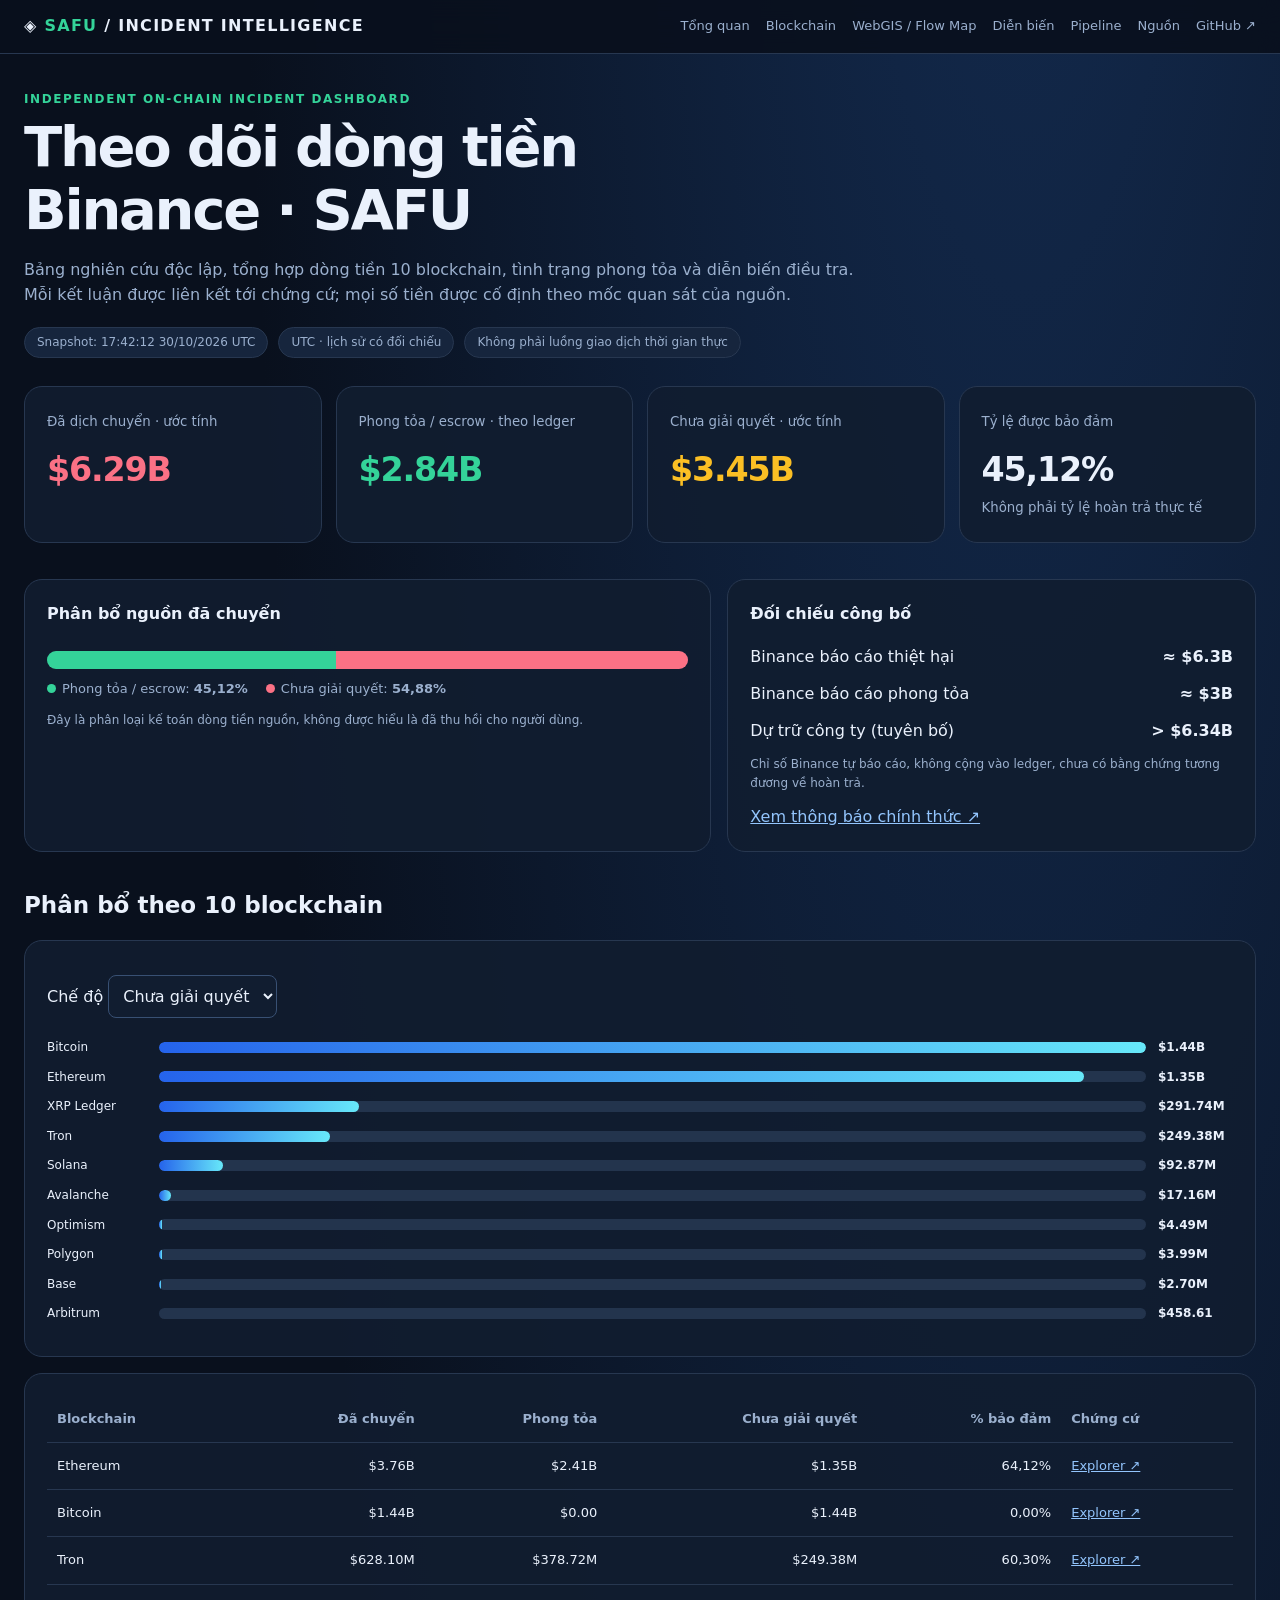
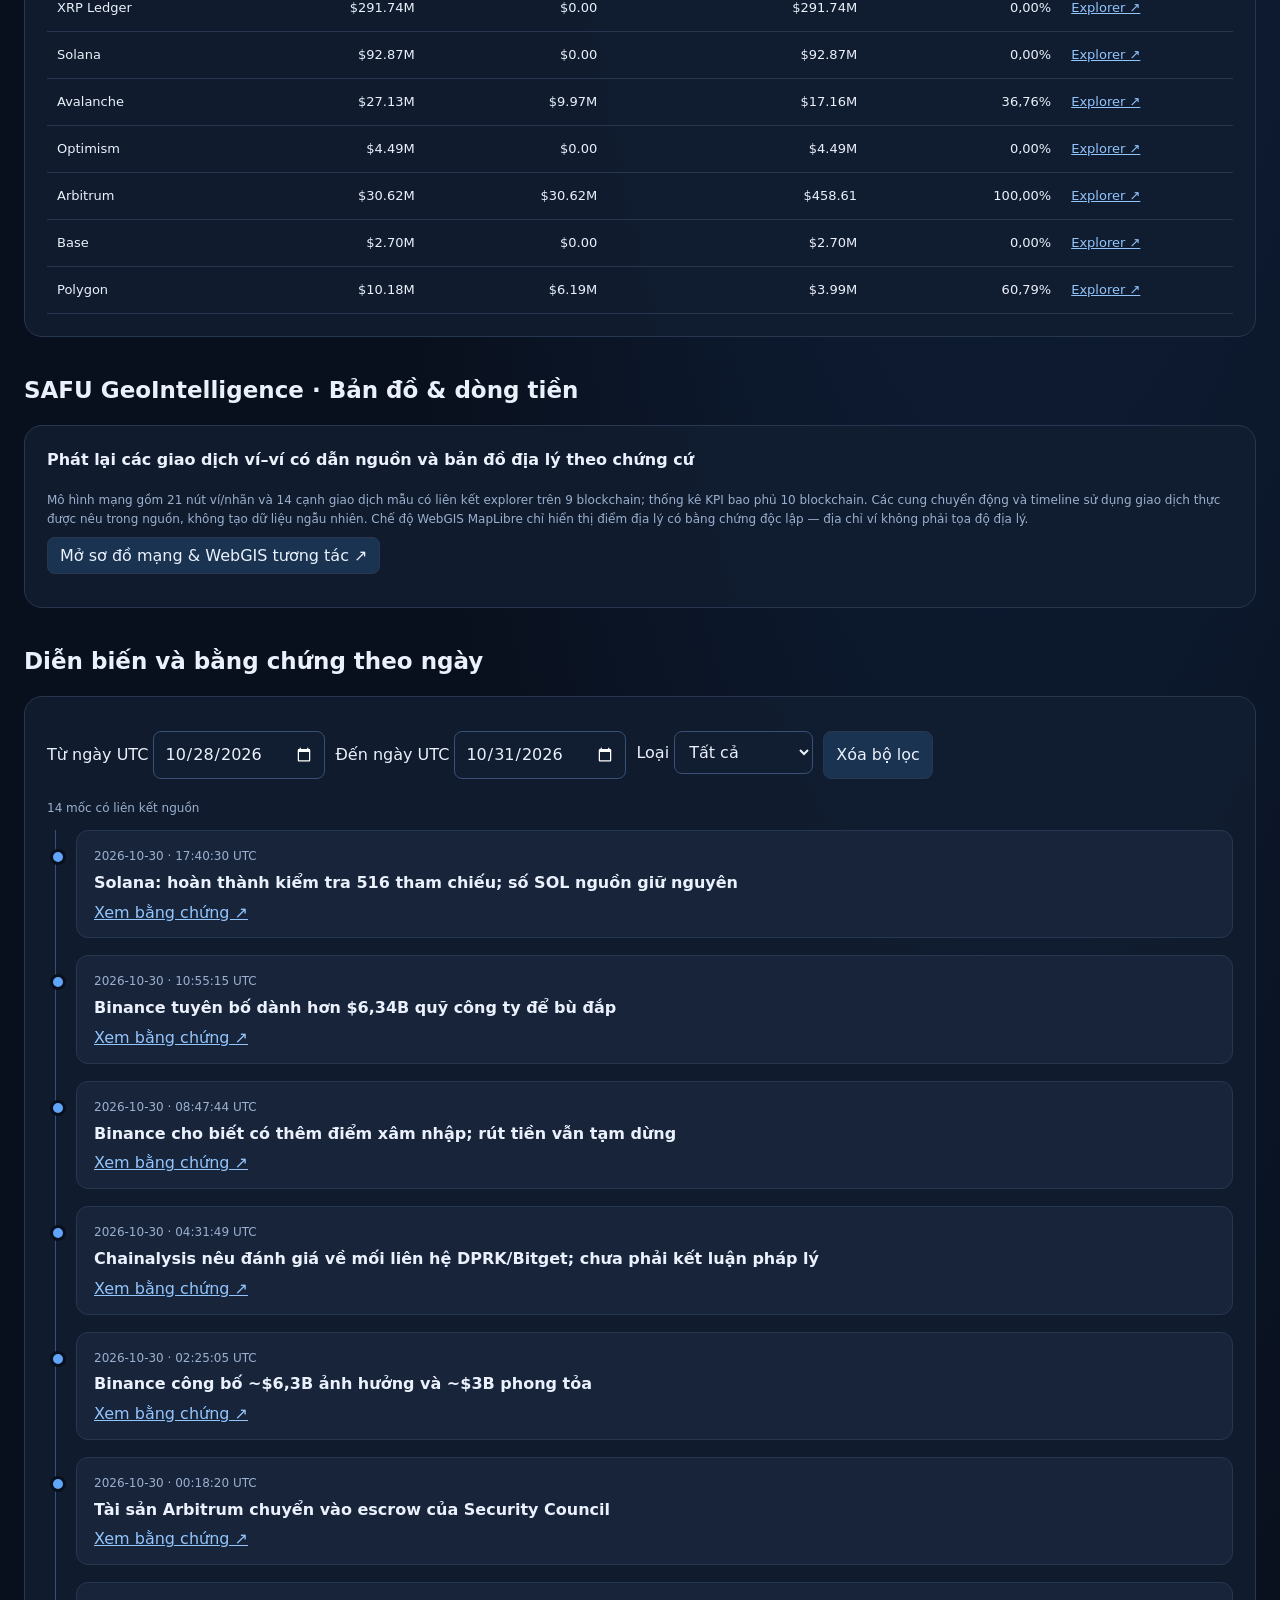
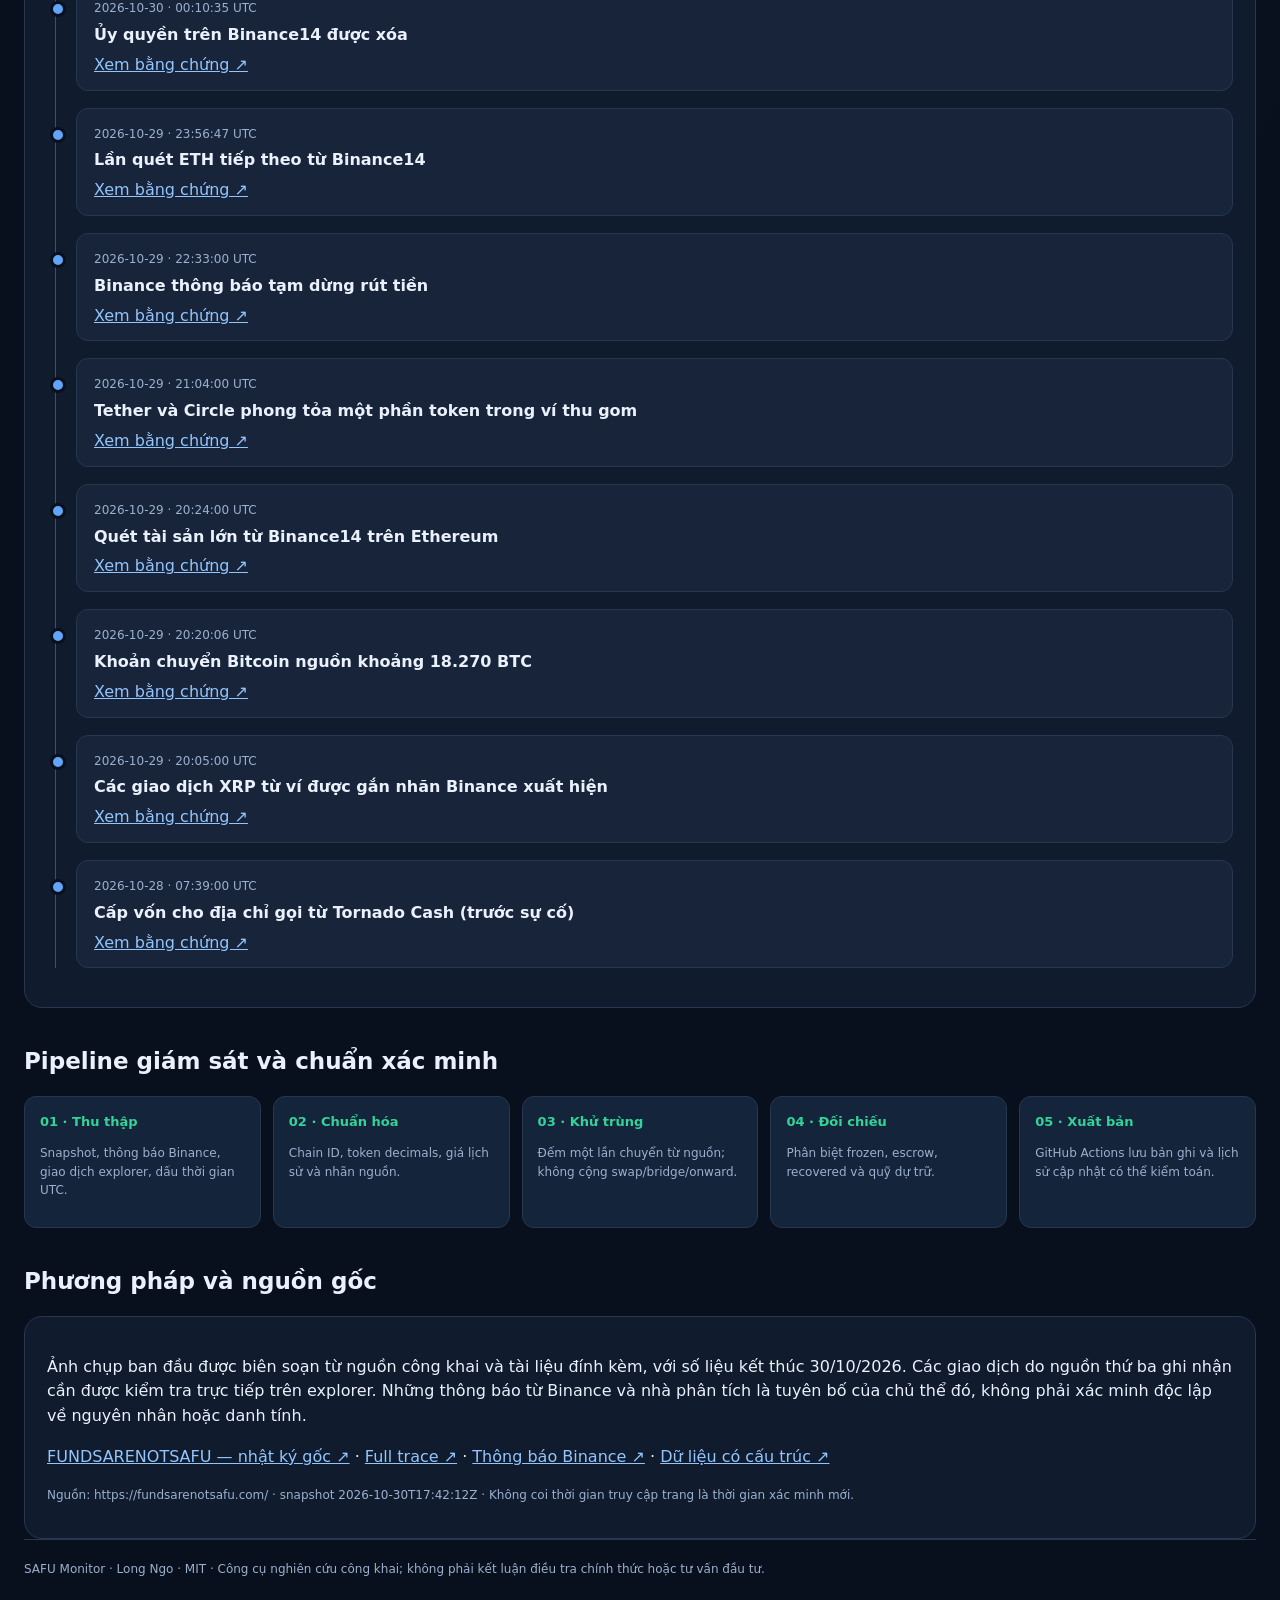
<file: index.html>
<!doctype html>
<html lang="vi" data-theme="dark"><head><meta charset="utf-8"><meta name="viewport" content="width=device-width, initial-scale=1"><title>SAFU Monitor · Điều tra dòng tiền Binance</title><meta name="description" content="Theo dõi diễn biến sự cố Binance 2026, chỉ số KPI, dòng tiền và nguồn xác minh."><style>
:root{color-scheme:dark;--bg:#09101d;--surface:#111d30;--line:#273750;--text:#eaf1fc;--muted:#9bb0ce;--blue:#60a5fa;--amber:#fbbf24;--green:#34d399;--red:#fb7185}*{box-sizing:border-box}body{margin:0;background:radial-gradient(ellipse at 80% -20%,#142d53,transparent 55%),var(--bg);font-family:Inter,system-ui,'Segoe UI',sans-serif;color:var(--text);line-height:1.55}a{color:#93c5fd}button,select,input{font:inherit}header{position:sticky;top:0;z-index:3;background:#09101de9;border-bottom:1px solid var(--line);backdrop-filter:blur(12px)}.bar{max-width:1300px;margin:auto;padding:14px 24px;display:flex;justify-content:space-between;align-items:center;gap:16px;flex-wrap:wrap}.logo{font-weight:900;letter-spacing:.08em}.logo em{color:var(--green);font-style:normal}nav{display:flex;gap:16px;flex-wrap:wrap}nav a{text-decoration:none;font-size:13px;color:var(--muted)}main{max-width:1300px;margin:auto;padding:36px 24px 64px}h1{font-size:clamp(32px,5vw,56px);line-height:1.12;margin:8px 0 16px;letter-spacing:-.04em}.eyebrow{color:var(--green);font-weight:800;text-transform:uppercase;letter-spacing:.13em;font-size:12px}.sub{color:var(--muted);max-width:840px}.meta{display:flex;gap:10px;flex-wrap:wrap;margin:20px 0 28px}.tag{background:#16253d;border:1px solid var(--line);border-radius:100px;padding:5px 12px;font-size:12px;color:var(--muted)}.metrics{display:grid;grid-template-columns:repeat(4,minmax(0,1fr));gap:14px}.card,.panel{background:#111d30e9;border:1px solid var(--line);border-radius:18px;padding:22px}.card small{color:var(--muted)}.number{font-size:clamp(22px,2.6vw,38px);font-weight:850;letter-spacing:-.035em;font-variant-numeric:tabular-nums;margin-top:10px}.red{color:var(--red)}.green{color:var(--green)}.amber{color:var(--amber)}section{scroll-margin-top:85px;margin-top:36px}h2{font-size:23px;margin:0 0 16px}.layout{display:grid;grid-template-columns:1.3fr 1fr;gap:16px}.panel h3{margin:0 0 18px;font-size:16px}.progress{height:18px;border-radius:999px;display:flex;overflow:hidden;background:#25354d;margin:24px 0 10px}.progress>span{height:100%;display:block}.note{font-size:12px;color:var(--muted)}.legend{display:flex;gap:18px;flex-wrap:wrap;font-size:13px;color:var(--muted)}.dot{display:inline-block;width:9px;height:9px;border-radius:50%;margin-right:6px}.row{display:flex;justify-content:space-between;gap:20px;align-items:center;margin:12px 0}.row strong{font-variant-numeric:tabular-nums}.chartrow{display:grid;grid-template-columns:100px 1fr 75px;gap:12px;align-items:center;font-size:12px;margin:11px 0}.track{height:11px;border-radius:7px;background:#23344d;overflow:hidden}.fill{height:100%;border-radius:7px;background:linear-gradient(90deg,#2563eb,#67e8f9)}.wide{overflow-x:auto}table{border-collapse:collapse;width:100%;font-size:13px}th,td{padding:13px 10px;border-bottom:1px solid var(--line);text-align:left;white-space:nowrap}th{color:var(--muted)}td.num{text-align:right;font-variant-numeric:tabular-nums}th.num{text-align:right}select,input{background:var(--surface);color:var(--text);border:1px solid #385073;border-radius:8px;padding:10px;max-width:100%}.filters{display:flex;gap:10px;flex-wrap:wrap;margin:12px 0 20px}.timeline{border-left:1px solid #385073;margin-left:8px}.event{margin:0 0 17px 20px;position:relative;padding:12px 17px;background:#17243a;border:1px solid var(--line);border-radius:12px}.event:before{content:'';position:absolute;top:18px;left:-27px;width:10px;height:10px;background:var(--blue);border-radius:50%;border:3px solid var(--bg)}.event time{font-size:12px;color:var(--muted)}.event h4{margin:3px 0 5px}.steps{display:grid;grid-template-columns:repeat(5,minmax(0,1fr));gap:12px}.step{border:1px solid var(--line);background:#14243a;padding:15px;border-radius:12px;font-size:13px}.step b{color:var(--green)}.step p{color:var(--muted);font-size:12px}.button{padding:8px 12px;border:1px solid var(--line);border-radius:8px;color:var(--text);text-decoration:none;background:#193351}.footer{font-size:12px;color:var(--muted);border-top:1px solid var(--line);padding:20px 0}.error{color:var(--red)}@media(max-width:850px){.metrics{grid-template-columns:repeat(2,1fr)}.layout{grid-template-columns:1fr}.steps{grid-template-columns:repeat(2,1fr)}}@media(max-width:480px){.metrics,.steps{grid-template-columns:1fr}.card,.panel{padding:16px}main{padding:24px 16px}.bar{padding:12px 16px}}
</style></head><body>
<header><div class="bar"><div class="logo">◈ <em>SAFU</em> / INCIDENT INTELLIGENCE</div><nav><a href="#overview">Tổng quan</a><a href="#chains">Blockchain</a><a href="./webgis.html">WebGIS / Flow Map</a><a href="#timeline">Diễn biến</a><a href="#pipeline">Pipeline</a><a href="#sources">Nguồn</a><a href="https://github.com/xulytiengviet/safu">GitHub ↗</a></nav></div></header>
<main><div class="eyebrow">Independent on-chain incident dashboard</div><h1>Theo dõi dòng tiền<br>Binance · SAFU</h1><p class="sub">Bảng nghiên cứu độc lập, tổng hợp dòng tiền 10 blockchain, tình trạng phong tỏa và diễn biến điều tra. Mỗi kết luận được liên kết tới chứng cứ; mọi số tiền được cố định theo mốc quan sát của nguồn.</p>
<div class="meta"><span class="tag" id="stamp">Đang đọc dữ liệu…</span><span class="tag">UTC · lịch sử có đối chiếu</span><span class="tag">Không phải luồng giao dịch thời gian thực</span></div>
<div id="overview" class="metrics"><div class="card"><small>Đã dịch chuyển · ước tính</small><div id="moved" class="number red">—</div></div><div class="card"><small>Phong tỏa / escrow · theo ledger</small><div id="frozen" class="number green">—</div></div><div class="card"><small>Chưa giải quyết · ước tính</small><div id="unresolved" class="number amber">—</div></div><div class="card"><small>Tỷ lệ được bảo đảm</small><div id="recoveredPct" class="number">—</div><small>Không phải tỷ lệ hoàn trả thực tế</small></div></div>
<section class="layout"><div class="panel"><h3>Phân bổ nguồn đã chuyển</h3><div class="progress"><span id="frozenBar" style="background:#34d399"></span><span id="unresolvedBar" style="background:#fb7185"></span></div><div class="legend"><span><i class="dot" style="background:#34d399"></i>Phong tỏa / escrow: <b id="secureText"></b></span><span><i class="dot" style="background:#fb7185"></i>Chưa giải quyết: <b id="openText"></b></span></div><p class="note">Đây là phân loại kế toán dòng tiền nguồn, không được hiểu là đã thu hồi cho người dùng.</p></div><div class="panel"><h3>Đối chiếu công bố</h3><div class="row"><span>Binance báo cáo thiệt hại</span><strong>≈ $6.3B</strong></div><div class="row"><span>Binance báo cáo phong tỏa</span><strong>≈ $3B</strong></div><div class="row"><span>Dự trữ công ty (tuyên bố)</span><strong>&gt; $6.34B</strong></div><p class="note">Chỉ số Binance tự báo cáo, không cộng vào ledger, chưa có bằng chứng tương đương về hoàn trả.</p><a href="https://x.com/binance/status/2116121748555153621" target="_blank" rel="noopener">Xem thông báo chính thức ↗</a></div></section>
<section id="chains"><h2>Phân bổ theo 10 blockchain</h2><div class="panel"><div class="filters"><label>Chế độ <select id="mode"><option value="unresolved">Chưa giải quyết</option><option value="gross">Đã di chuyển</option><option value="frozen">Đã phong tỏa</option></select></label></div><div id="barChart" role="img" aria-label="Biểu đồ ngang giá trị theo blockchain"></div></div><div class="panel" style="margin-top:16px"><div class="wide"><table><thead><tr><th>Blockchain</th><th class="num">Đã chuyển</th><th class="num">Phong tỏa</th><th class="num">Chưa giải quyết</th><th class="num">% bảo đảm</th><th>Chứng cứ</th></tr></thead><tbody id="chainRows"></tbody></table></div></div></section>
<section id="geo-intelligence"><h2>SAFU GeoIntelligence · Bản đồ & dòng tiền</h2><div class="panel"><h3>Phát lại các giao dịch ví–ví có dẫn nguồn và bản đồ địa lý theo chứng cứ</h3><p class="note">Mô hình mạng gồm 21 nút ví/nhãn và 14 cạnh giao dịch mẫu có liên kết explorer trên 9 blockchain; thống kê KPI bao phủ 10 blockchain. Các cung chuyển động và timeline sử dụng giao dịch thực được nêu trong nguồn, không tạo dữ liệu ngẫu nhiên. Chế độ WebGIS MapLibre chỉ hiển thị điểm địa lý có bằng chứng độc lập — địa chỉ ví không phải tọa độ địa lý.</p><p><a class="button" href="./webgis.html">Mở sơ đồ mạng & WebGIS tương tác ↗</a></p></div></section>
<section id="timeline"><h2>Diễn biến và bằng chứng theo ngày</h2><div class="panel"><div class="filters"><label>Từ ngày UTC <input id="from" type="date" value="2026-10-28"></label><label>Đến ngày UTC <input id="to" type="date" value="2026-10-31"></label><label>Loại <select id="eventType"><option value="">Tất cả</option><option value="transfer">Chuyển tiền</option><option value="freeze">Phong tỏa</option><option value="statement">Thông báo</option><option value="security">Bảo mật</option><option value="attribution">Quy kết</option><option value="observation">Kiểm tra</option></select></label><button id="reset" class="button" type="button">Xóa bộ lọc</button></div><p class="note" id="eventCount"></p><div id="events" class="timeline"></div></div></section>
<section id="pipeline"><h2>Pipeline giám sát và chuẩn xác minh</h2><div class="steps"><div class="step"><b>01 · Thu thập</b><p>Snapshot, thông báo Binance, giao dịch explorer, dấu thời gian UTC.</p></div><div class="step"><b>02 · Chuẩn hóa</b><p>Chain ID, token decimals, giá lịch sử và nhãn nguồn.</p></div><div class="step"><b>03 · Khử trùng</b><p>Đếm một lần chuyển từ nguồn; không cộng swap/bridge/onward.</p></div><div class="step"><b>04 · Đối chiếu</b><p>Phân biệt frozen, escrow, recovered và quỹ dự trữ.</p></div><div class="step"><b>05 · Xuất bản</b><p>GitHub Actions lưu bản ghi và lịch sử cập nhật có thể kiểm toán.</p></div></div></section>
<section id="sources"><h2>Phương pháp và nguồn gốc</h2><div class="panel"><p>Ảnh chụp ban đầu được biên soạn từ nguồn công khai và tài liệu đính kèm, với số liệu kết thúc 30/10/2026. Các giao dịch do nguồn thứ ba ghi nhận cần được kiểm tra trực tiếp trên explorer. Những thông báo từ Binance và nhà phân tích là tuyên bố của chủ thể đó, không phải xác minh độc lập về nguyên nhân hoặc danh tính.</p><p><a href="https://fundsarenotsafu.com/" target="_blank" rel="noopener">FUNDSARENOTSAFU — nhật ký gốc ↗</a> · <a href="https://fundsarenotsafu.com/trace.md" target="_blank" rel="noopener">Full trace ↗</a> · <a href="https://x.com/binance/status/2115993361517891592" target="_blank" rel="noopener">Thông báo Binance ↗</a> · <a href="https://github.com/xulytiengviet/safu/blob/main/data/snapshot.json">Dữ liệu có cấu trúc ↗</a></p><p class="note" id="dataStatus">Đang tải dữ liệu cục bộ…</p></div></section><div class="footer">SAFU Monitor · Long Ngo · MIT · Công cụ nghiên cứu công khai; không phải kết luận điều tra chính thức hoặc tư vấn đầu tư.</div></main>
<script>
const $=id=>document.getElementById(id);const money=n=>new Intl.NumberFormat('en-US',{style:'currency',currency:'USD',notation:'compact',maximumFractionDigits:2}).format(n);const percent=n=>new Intl.NumberFormat('vi-VN',{style:'percent',minimumFractionDigits:2,maximumFractionDigits:2}).format(n);
let snapshot;const el=(tag,text)=>{const x=document.createElement(tag);x.textContent=text;return x};const link=(url,label)=>{const a=el('a',label);a.href=url;a.target='_blank';a.rel='noopener noreferrer';return a};
function load(){fetch('./data/snapshot.json?bust='+Date.now(),{cache:'no-store'}).then(r=>{if(!r.ok)throw Error('HTTP '+r.status);return r.json()}).then(data=>{if(!data.accounting||!Array.isArray(data.chains))throw Error('Invalid schema');snapshot=data;render()}).catch(e=>{$('dataStatus').textContent='Không tải được dữ liệu: '+e.message;$('dataStatus').className='error'})}
function render(){const d=snapshot,a=d.accounting,total=a.moved; $('stamp').textContent='Snapshot: '+new Date(d.asOf).toLocaleString('vi-VN',{timeZone:'UTC'})+' UTC';$('moved').textContent=money(total);$('frozen').textContent=money(a.frozen);$('unresolved').textContent=money(a.unresolved);$('recoveredPct').textContent=percent(a.frozen/total);$('frozenBar').style.width=(100*a.frozen/total)+'%';$('unresolvedBar').style.width=(100*a.unresolved/total)+'%';$('secureText').textContent=percent(a.frozen/total);$('openText').textContent=percent(a.unresolved/total);$('dataStatus').textContent='Nguồn: '+d.source+' · snapshot '+d.asOf+' · Không coi thời gian truy cập trang là thời gian xác minh mới.';const tbody=$('chainRows');tbody.replaceChildren();d.chains.forEach(c=>{const tr=document.createElement('tr');for(const v of [c.name,money(c.gross),money(c.frozen),money(c.unresolved),percent(c.frozen/c.gross)]){const td=el('td',v);if(v!==c.name)td.className='num';tr.append(td)}const td=document.createElement('td');td.append(link(c.source,'Explorer ↗'));tr.append(td);tbody.append(tr)});draw();timeline()}
function draw(){if(!snapshot)return;const mode=$('mode').value;const rows=[...snapshot.chains].sort((a,b)=>b[mode]-a[mode]);const max=Math.max(...rows.map(r=>r[mode]),1);$('barChart').replaceChildren();rows.forEach(r=>{const row=document.createElement('div');row.className='chartrow';row.append(el('span',r.name));const bar=document.createElement('div');bar.className='track';const fill=document.createElement('div');fill.className='fill';fill.style.width=(r[mode]/max*100)+'%';bar.append(fill);row.append(bar,el('strong',money(r[mode])));$('barChart').append(row)})}
function timeline(){if(!snapshot)return;const from=$('from').value,to=$('to').value,type=$('eventType').value;const matches=snapshot.events.filter(e=>(!from||e.time.slice(0,10)>=from)&&(!to||e.time.slice(0,10)<=to)&&(!type||e.type===type)).sort((a,b)=>b.time.localeCompare(a.time));$('eventCount').textContent=matches.length+' mốc có liên kết nguồn';$('events').replaceChildren();matches.forEach(e=>{const item=document.createElement('article');item.className='event';const time=el('time',new Date(e.time).toISOString().replace('T',' · ').replace('.000Z',' UTC'));const title=el('h4',e.title);item.append(time,title,link(e.url,'Xem bằng chứng ↗'));$('events').append(item)})}
$('mode').addEventListener('change',draw);for(const id of ['from','to','eventType'])$(id).addEventListener('change',timeline);$('reset').addEventListener('click',()=>{$('from').value='';$('to').value='';$('eventType').value='';timeline()});load();setInterval(load,300000);
</script></body></html>
</file>
